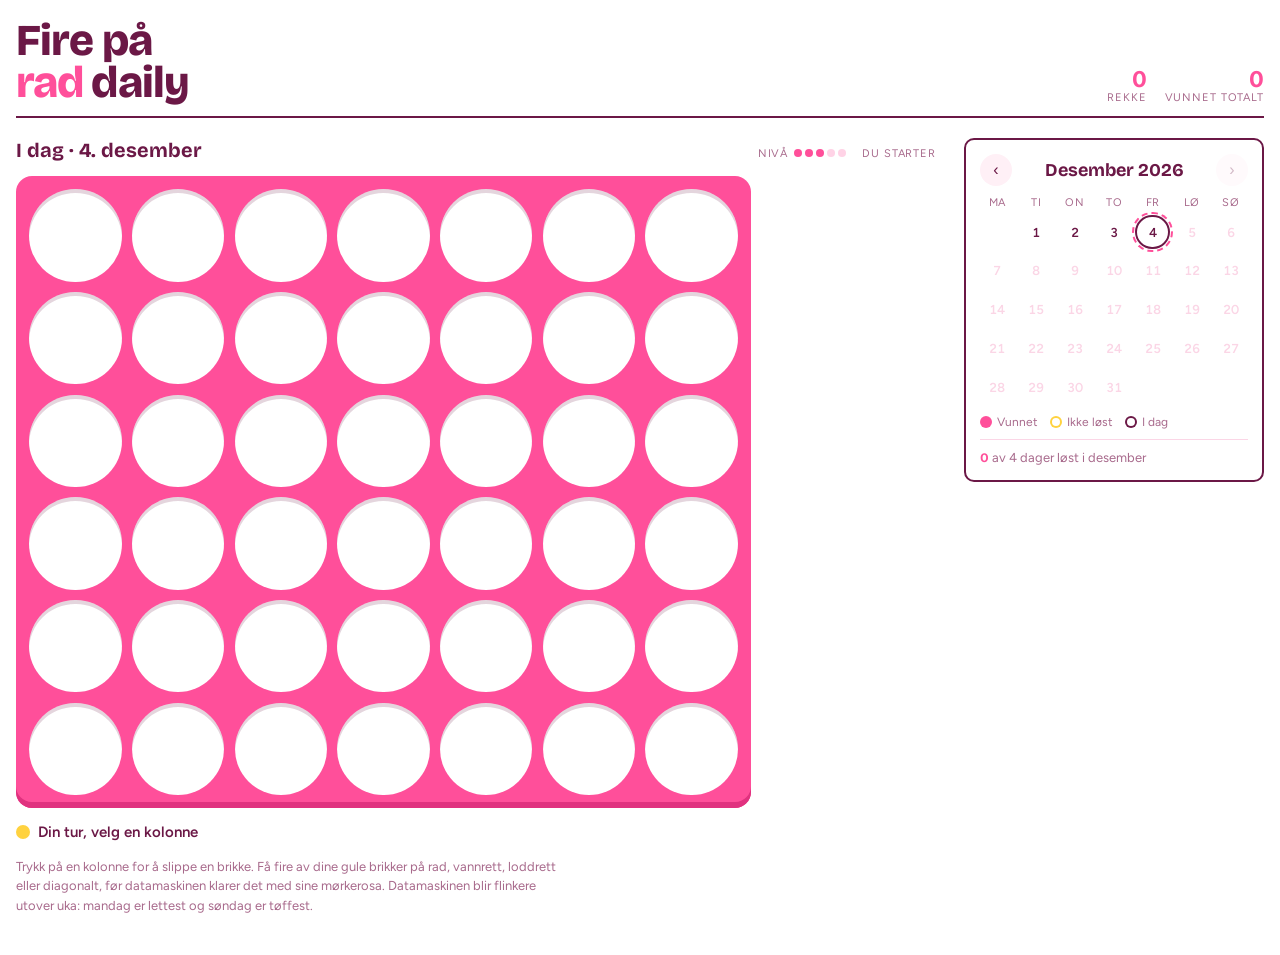
<file: fire-pa-rad/index.html>
<!DOCTYPE html>
<html lang="no">
<head>
<meta charset="utf-8">
<meta name="viewport" content="width=device-width, initial-scale=1, viewport-fit=cover">
<title>Fire på rad Daily</title>
<link rel="preconnect" href="https://fonts.googleapis.com">
<link rel="stylesheet" href="https://fonts.googleapis.com/css2?family=Bricolage+Grotesque:opsz,wght@12..96,500;12..96,700;12..96,800&family=Figtree:wght@400;500;600&display=swap">
<link rel="stylesheet" href="style.css">
</head>
<body>
<div class="wrap">
  <header>
    <h1>Fire på<br><span>rad</span> daily</h1>
    <div class="streak">
      <div class="stat"><b id="streak">0</b><small>Rekke</small></div>
      <div class="stat"><b id="total">0</b><small>Vunnet totalt</small></div>
    </div>
  </header>

  <div class="main">
    <section class="game">
      <div class="dayline">
        <h2 id="dayTitle">I dag</h2>
        <div class="side"><span class="meta"><small>Nivå</small><span id="level"></span></span><span class="meta"><small id="starter"></small></span></div>
      </div>
      <div class="stage c4">
        <div class="board4" id="board" role="grid" aria-label="Fire på rad-brett"></div>
        <div class="overlay" id="overlay" hidden><div class="panel"></div></div>
      </div>
      <p class="turn" id="turn"></p>
      <p class="rules">Trykk på en kolonne for å slippe en brikke. Få fire av dine gule brikker på rad, vannrett, loddrett eller diagonalt, før datamaskinen klarer det med sine mørkerosa. Datamaskinen blir flinkere utover uka: mandag er lettest og søndag er tøffest.</p>
    </section>

    <aside class="cal">
      <div class="calhead">
        <button class="nav" id="prevM" aria-label="Forrige måned">‹</button>
        <h3 id="monthTitle"></h3>
        <button class="nav" id="nextM" aria-label="Neste måned">›</button>
      </div>
      <div class="grid" id="calGrid"></div>
      <div class="legend">
        <span><i style="background:var(--blue)"></i>Vunnet</span>
        <span><i style="box-shadow:inset 0 0 0 2px var(--sky)"></i>Ikke løst</span>
        <span><i style="box-shadow:inset 0 0 0 2px var(--ink)"></i>I dag</span>
      </div>
      <div class="monthstat" id="monthStat"></div>
    </aside>
  </div>
</div>
<script src="script.js"></script>
</body>
</html>
</file>
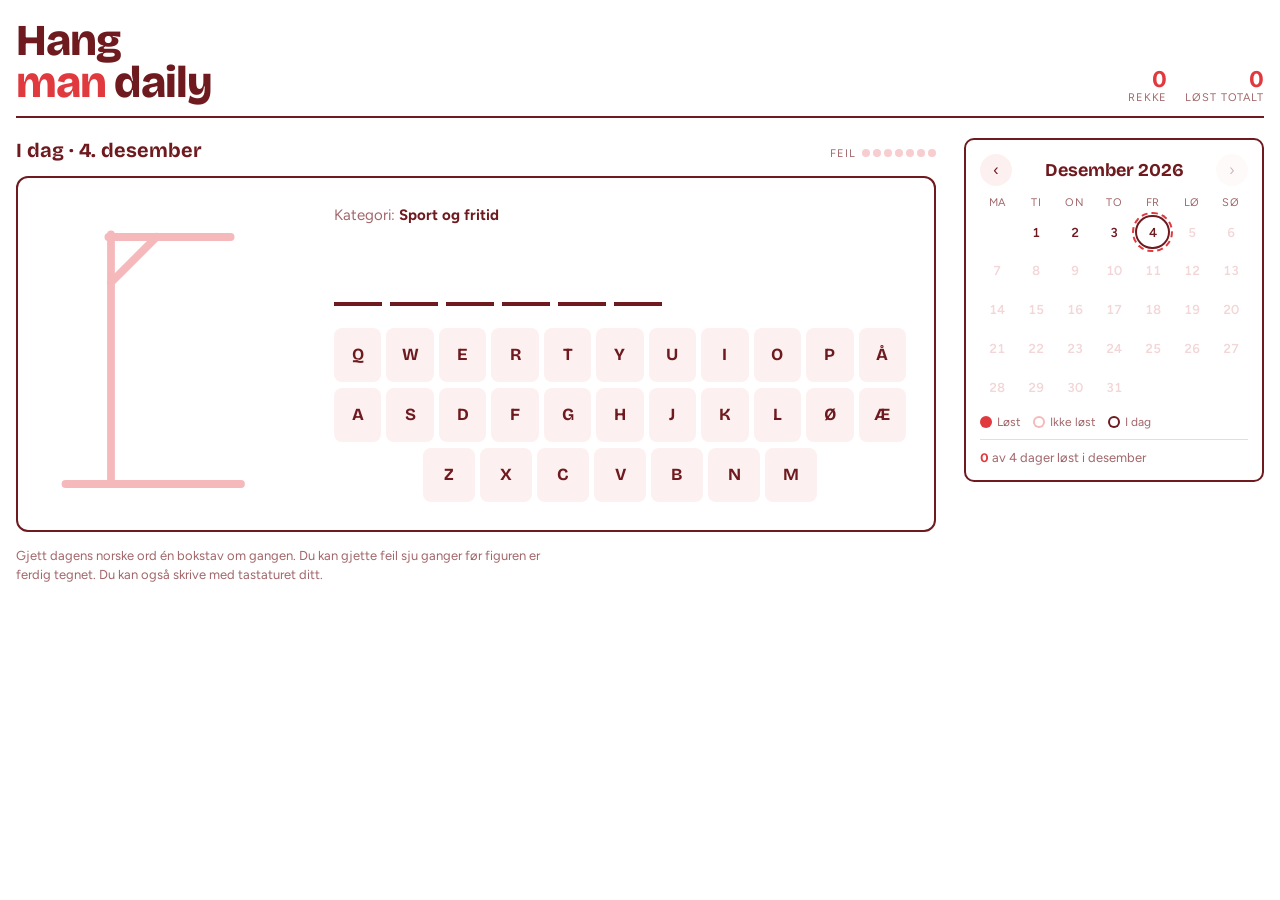
<file: hangman/index.html>
<!DOCTYPE html>
<html lang="no">
<head>
<meta charset="utf-8">
<meta name="viewport" content="width=device-width, initial-scale=1, viewport-fit=cover">
<title>Hangman Daily</title>
<link rel="preconnect" href="https://fonts.googleapis.com">
<link rel="stylesheet" href="https://fonts.googleapis.com/css2?family=Bricolage+Grotesque:opsz,wght@12..96,500;12..96,700;12..96,800&family=Figtree:wght@400;500;600&display=swap">
<link rel="stylesheet" href="style.css">
</head>
<body>
<div class="wrap">
  <header>
    <h1>Hang<br><span>man</span> daily</h1>
    <div class="streak">
      <div class="stat"><b id="streak">0</b><small>Rekke</small></div>
      <div class="stat"><b id="total">0</b><small>Løst totalt</small></div>
    </div>
  </header>

  <div class="main">
    <section class="game">
      <div class="dayline">
        <h2 id="dayTitle">I dag</h2>
        <div class="side"><span class="meta"><small>Feil</small><span id="wrong"></span></span></div>
      </div>
      <div class="stage hm">
        <svg class="gallows" viewBox="0 0 200 220" role="img" aria-label="Hangman-figur">
          <g class="frame">
            <line x1="15" y1="210" x2="150" y2="210"/>
            <line x1="50" y1="210" x2="50" y2="18"/>
            <line x1="48" y1="20" x2="142" y2="20"/>
            <line x1="50" y1="55" x2="85" y2="20"/>
          </g>
          <g class="parts">
            <line id="p1" x1="140" y1="20" x2="140" y2="44"/>
            <circle id="p2" cx="140" cy="62" r="18"/>
            <line id="p3" x1="140" y1="80" x2="140" y2="138"/>
            <line id="p4" x1="140" y1="96" x2="116" y2="120"/>
            <line id="p5" x1="140" y1="96" x2="164" y2="120"/>
            <line id="p6" x1="140" y1="138" x2="120" y2="176"/>
            <line id="p7" x1="140" y1="138" x2="160" y2="176"/>
          </g>
        </svg>
        <div class="play">
          <p class="cat">Kategori: <b id="cat"></b></p>
          <div class="slots" id="slots" aria-live="polite"></div>
          <div class="kb" id="kb"></div>
        </div>
        <div class="overlay" id="overlay" hidden><div class="panel"></div></div>
      </div>
      <p class="rules">Gjett dagens norske ord én bokstav om gangen. Du kan gjette feil sju ganger før figuren er ferdig tegnet. Du kan også skrive med tastaturet ditt.</p>
    </section>

    <aside class="cal">
      <div class="calhead">
        <button class="nav" id="prevM" aria-label="Forrige måned">‹</button>
        <h3 id="monthTitle"></h3>
        <button class="nav" id="nextM" aria-label="Neste måned">›</button>
      </div>
      <div class="grid" id="calGrid"></div>
      <div class="legend">
        <span><i style="background:var(--blue)"></i>Løst</span>
        <span><i style="box-shadow:inset 0 0 0 2px var(--sky)"></i>Ikke løst</span>
        <span><i style="box-shadow:inset 0 0 0 2px var(--ink)"></i>I dag</span>
      </div>
      <div class="monthstat" id="monthStat"></div>
    </aside>
  </div>
</div>
<script src="script.js"></script>
</body>
</html>
</file>
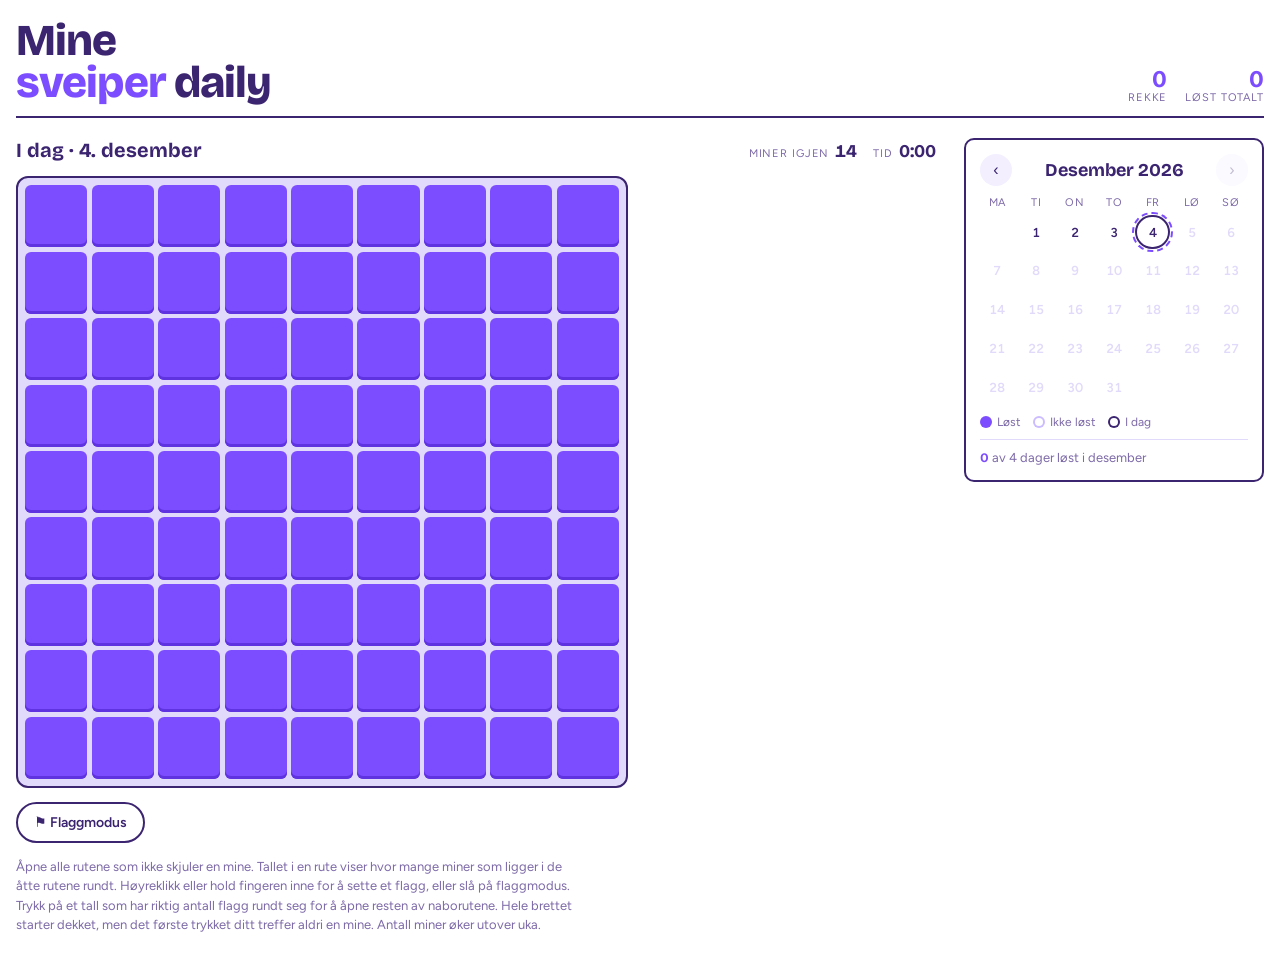
<file: minesveiper/index.html>
<!DOCTYPE html>
<html lang="no">
<head>
<meta charset="utf-8">
<meta name="viewport" content="width=device-width, initial-scale=1, viewport-fit=cover">
<title>Minesveiper Daily</title>
<link rel="preconnect" href="https://fonts.googleapis.com">
<link rel="stylesheet" href="https://fonts.googleapis.com/css2?family=Bricolage+Grotesque:opsz,wght@12..96,500;12..96,700;12..96,800&family=Figtree:wght@400;500;600&display=swap">
<link rel="stylesheet" href="style.css">
</head>
<body>
<div class="wrap">
  <header>
    <h1>Mine<br><span>sveiper</span> daily</h1>
    <div class="streak">
      <div class="stat"><b id="streak">0</b><small>Rekke</small></div>
      <div class="stat"><b id="total">0</b><small>Løst totalt</small></div>
    </div>
  </header>

  <div class="main">
    <section class="game">
      <div class="dayline">
        <h2 id="dayTitle">I dag</h2>
        <div class="side"><span class="meta"><small>Miner igjen</small><b id="left">0</b></span><span class="meta"><small>Tid</small><b id="time">0:00</b></span></div>
      </div>
      <div class="stage ms">
        <div class="mboard" id="board" role="grid" aria-label="Minefelt"></div>
        <div class="overlay" id="overlay" hidden><div class="panel"></div></div>
      </div>
      <div class="controls">
        <button class="btn" id="flagBtn" aria-pressed="false">⚑ Flaggmodus</button>
      </div>
      <p class="rules">Åpne alle rutene som ikke skjuler en mine. Tallet i en rute viser hvor mange miner som ligger i de åtte rutene rundt. Høyreklikk eller hold fingeren inne for å sette et flagg, eller slå på flaggmodus. Trykk på et tall som har riktig antall flagg rundt seg for å åpne resten av naborutene. Hele brettet starter dekket, men det første trykket ditt treffer aldri en mine. Antall miner øker utover uka.</p>
    </section>

    <aside class="cal">
      <div class="calhead">
        <button class="nav" id="prevM" aria-label="Forrige måned">‹</button>
        <h3 id="monthTitle"></h3>
        <button class="nav" id="nextM" aria-label="Neste måned">›</button>
      </div>
      <div class="grid" id="calGrid"></div>
      <div class="legend">
        <span><i style="background:var(--blue)"></i>Løst</span>
        <span><i style="box-shadow:inset 0 0 0 2px var(--sky)"></i>Ikke løst</span>
        <span><i style="box-shadow:inset 0 0 0 2px var(--ink)"></i>I dag</span>
      </div>
      <div class="monthstat" id="monthStat"></div>
    </aside>
  </div>
</div>
<script src="script.js"></script>
</body>
</html>
</file>
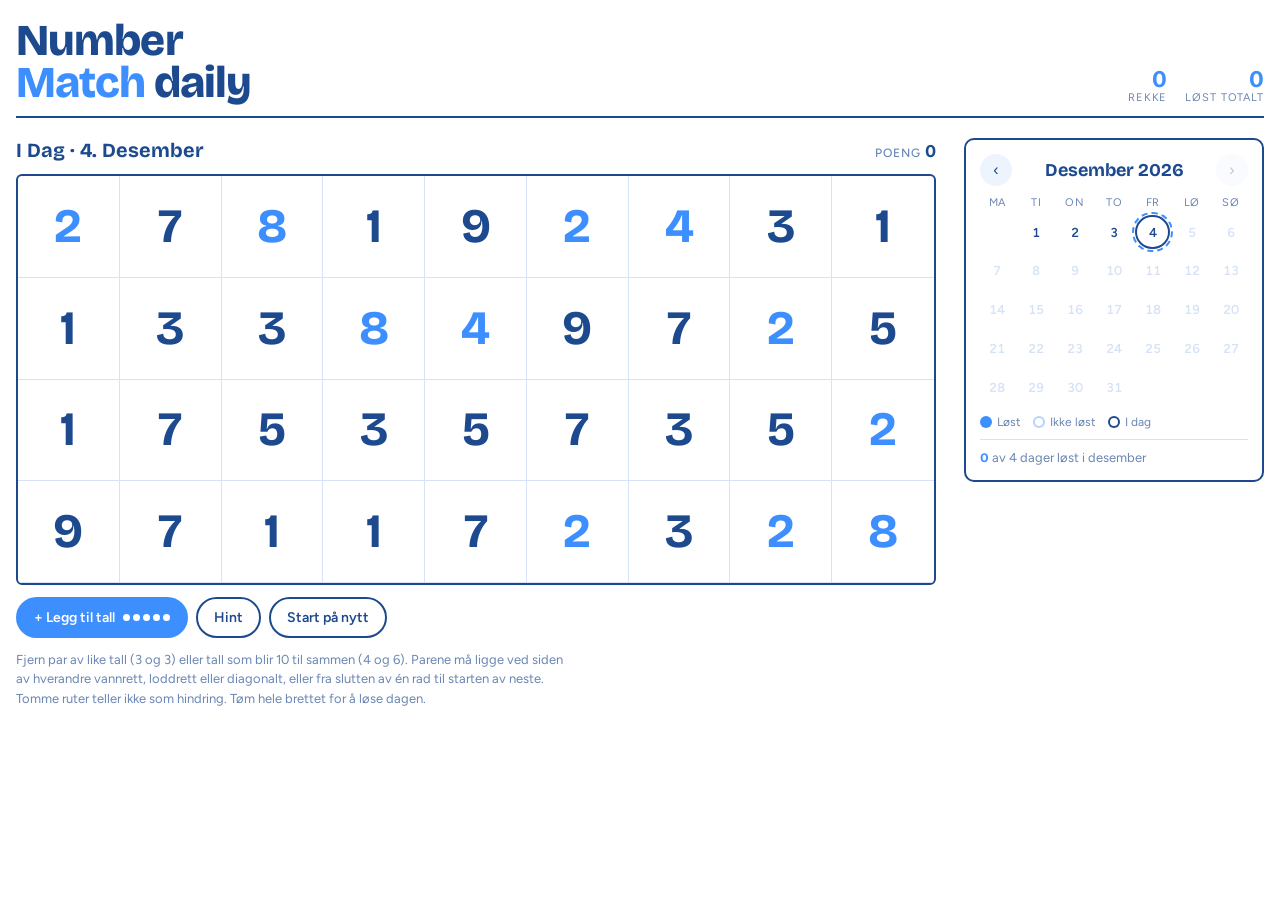
<file: number-match/index.html>
<!DOCTYPE html>
<html lang="no">
<head>
<meta charset="utf-8">
<meta name="viewport" content="width=device-width, initial-scale=1, viewport-fit=cover">
<title>Number Match Daily</title>
<link rel="preconnect" href="https://fonts.googleapis.com">
<link rel="stylesheet" href="https://fonts.googleapis.com/css2?family=Bricolage+Grotesque:opsz,wght@12..96,500;12..96,700;12..96,800&family=Figtree:wght@400;500;600&display=swap">
<link rel="stylesheet" href="style.css">
</head>
<body>

<div class="wrap">
  <header>
    <h1>Number<br><span>Match</span> daily</h1>
    <div class="streak">
      <div class="stat"><b id="streak">0</b><small>Rekke</small></div>
      <div class="stat"><b id="total">0</b><small>Løst totalt</small></div>
    </div>
  </header>

  <div class="main">
    <section class="game">
      <div class="dayline">
        <h2 id="dayTitle">I dag</h2>
        <div class="score"><small>Poeng</small><span id="score">0</span></div>
      </div>
      <div class="boardwrap">
        <div class="board" id="board" role="grid" aria-label="Spillbrett"></div>
        <div class="overlay" id="overlay" hidden>
          <div class="panel" id="panel"></div>
        </div>
      </div>
      <div class="controls">
        <button class="btn primary" id="addBtn">+ Legg til tall <span class="pips" id="pips"></span></button>
        <button class="btn" id="hintBtn">Hint</button>
        <button class="btn" id="resetBtn">Start på nytt</button>
      </div>
      <p class="rules">Fjern par av like tall (3 og 3) eller tall som blir 10 til sammen (4 og 6). Parene må ligge ved siden av hverandre vannrett, loddrett eller diagonalt, eller fra slutten av én rad til starten av neste. Tomme ruter teller ikke som hindring. Tøm hele brettet for å løse dagen.</p>
    </section>

    <aside class="cal">
      <div class="calhead">
        <button class="nav" id="prevM" aria-label="Forrige måned">‹</button>
        <h3 id="monthTitle"></h3>
        <button class="nav" id="nextM" aria-label="Neste måned">›</button>
      </div>
      <div class="grid" id="calGrid"></div>
      <div class="legend">
        <span><i style="background:var(--blue)"></i>Løst</span>
        <span><i style="box-shadow:inset 0 0 0 2px var(--sky)"></i>Ikke løst</span>
        <span><i style="box-shadow:inset 0 0 0 2px var(--ink)"></i>I dag</span>
      </div>
      <div class="monthstat" id="monthStat"></div>
    </aside>
  </div>
</div>

<script src="script.js"></script>
</body>
</html>
</file>
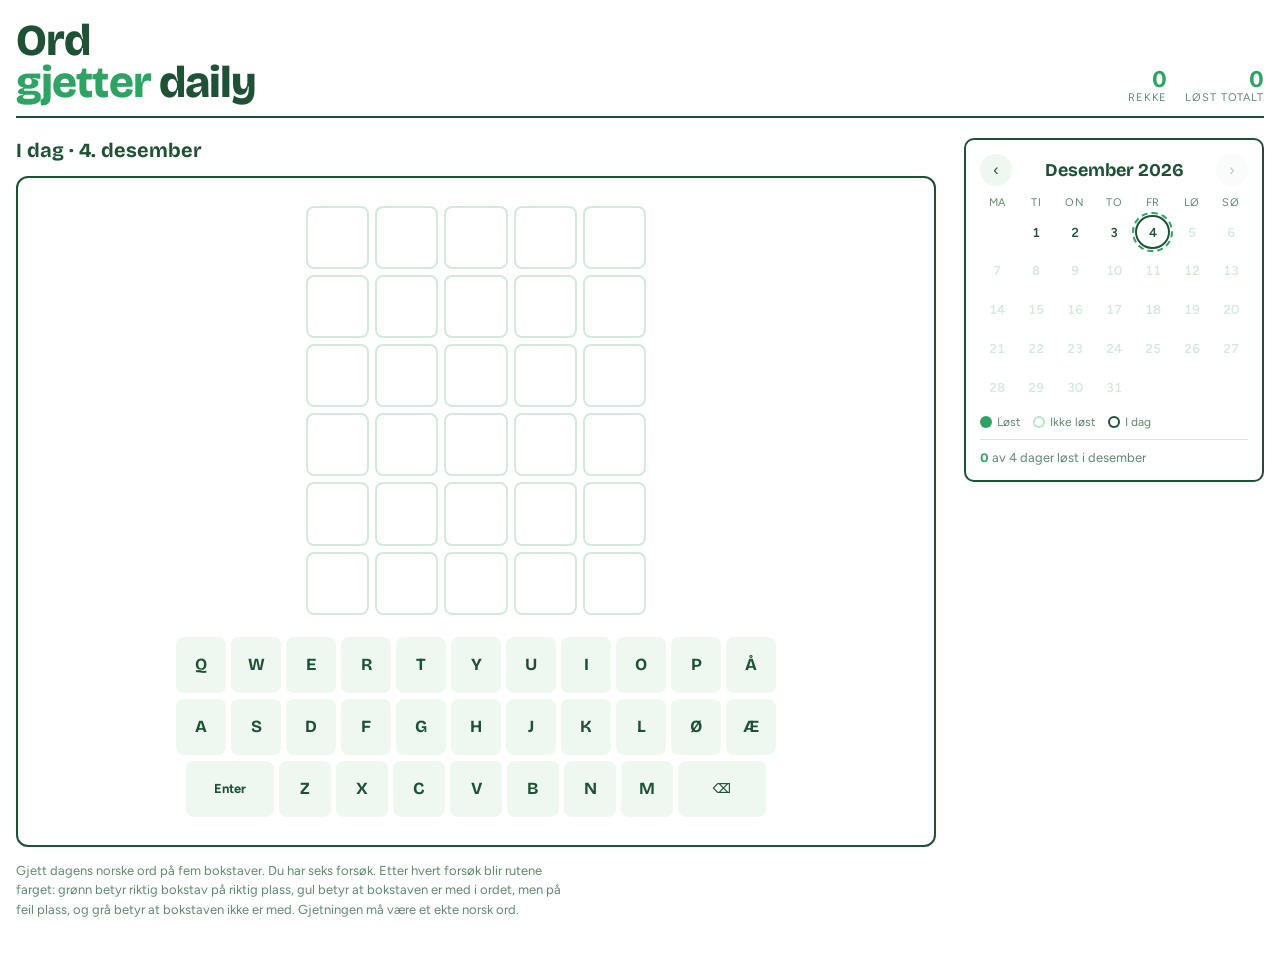
<file: ordgjetter/index.html>
<!DOCTYPE html>
<html lang="no">
<head>
<meta charset="utf-8">
<meta name="viewport" content="width=device-width, initial-scale=1, viewport-fit=cover">
<title>Ordgjetter Daily</title>
<link rel="preconnect" href="https://fonts.googleapis.com">
<link rel="stylesheet" href="https://fonts.googleapis.com/css2?family=Bricolage+Grotesque:opsz,wght@12..96,500;12..96,700;12..96,800&family=Figtree:wght@400;500;600&display=swap">
<link rel="stylesheet" href="style.css">
</head>
<body>
<div class="wrap">
  <header>
    <h1>Ord<br><span>gjetter</span> daily</h1>
    <div class="streak">
      <div class="stat"><b id="streak">0</b><small>Rekke</small></div>
      <div class="stat"><b id="total">0</b><small>Løst totalt</small></div>
    </div>
  </header>

  <div class="main">
    <section class="game">
      <div class="dayline">
        <h2 id="dayTitle">I dag</h2>
        <div class="side"></div>
      </div>
      <div class="stage og">
        <div class="oboard" id="board" role="grid" aria-label="Gjetninger"></div>
        <div class="kb" id="kb"></div>
        <div class="overlay" id="overlay" hidden><div class="panel"></div></div>
      </div>
      <p class="rules">Gjett dagens norske ord på fem bokstaver. Du har seks forsøk. Etter hvert forsøk blir rutene farget: grønn betyr riktig bokstav på riktig plass, gul betyr at bokstaven er med i ordet, men på feil plass, og grå betyr at bokstaven ikke er med. Gjetningen må være et ekte norsk ord.</p>
    </section>

    <aside class="cal">
      <div class="calhead">
        <button class="nav" id="prevM" aria-label="Forrige måned">‹</button>
        <h3 id="monthTitle"></h3>
        <button class="nav" id="nextM" aria-label="Neste måned">›</button>
      </div>
      <div class="grid" id="calGrid"></div>
      <div class="legend">
        <span><i style="background:var(--blue)"></i>Løst</span>
        <span><i style="box-shadow:inset 0 0 0 2px var(--sky)"></i>Ikke løst</span>
        <span><i style="box-shadow:inset 0 0 0 2px var(--ink)"></i>I dag</span>
      </div>
      <div class="monthstat" id="monthStat"></div>
    </aside>
  </div>
</div>
<script src="script.js"></script>
</body>
</html>
</file>
<file: fire-pa-rad/style.css>
/* Felles: brett til venstre, kalender til høyre på desktop; stablet på mobil. Hvit flate, blå blekk. */
:root {
  color-scheme: light;
  --paper: #ffffff;
  --mist: #eef5ff;
  --line: #d9e6f8;
  --mute: #e4ebf5;
  --ink: #1d4a8f;
  --ink-soft: #6a86b3;
  --blue: #3d8eff;
  --blue-deep: #2574ea;
  --sky: #b5d3ff;
  --warn: #e5484d;
  --display: "Bricolage Grotesque", "Trebuchet MS", system-ui, sans-serif;
  --body: "Figtree", system-ui, -apple-system, "Segoe UI", sans-serif;
}
* { box-sizing: border-box; }
[hidden] { display: none !important; }
html, body { margin: 0; }
body {
  background: var(--paper); color: var(--ink); font-family: var(--body); font-size: 15px;
  padding-left: max(16px, env(safe-area-inset-left, 0px));
  padding-right: max(16px, env(safe-area-inset-right, 0px));
  padding-block: 20px 40px;
}
.wrap { max-width: 1400px; margin: 0 auto; display: flex; flex-direction: column; gap: 20px; }
header { display: flex; align-items: flex-end; justify-content: space-between; gap: 12px; flex-wrap: wrap; border-bottom: 2px solid var(--ink); padding-bottom: 12px; }
h1 { font-family: var(--display); font-weight: 800; font-size: clamp(28px, 6vw, 44px); line-height: .95; margin: 0; letter-spacing: -0.02em; }
h1 span { color: var(--blue); }
.streak { display: flex; gap: 18px; }
.stat { display: flex; flex-direction: column; align-items: flex-end; }
.stat b { font-family: var(--display); font-size: 24px; font-weight: 700; color: var(--blue); font-variant-numeric: tabular-nums; line-height: 1; }
.stat small, .meta small { font-size: 11px; text-transform: uppercase; letter-spacing: .08em; color: var(--ink-soft); }

.main { display: grid; grid-template-columns: minmax(0, 1fr) 300px; gap: 28px; align-items: start; }
@media (max-width: 760px) { .main { grid-template-columns: minmax(0, 1fr); } }

.game { display: flex; flex-direction: column; gap: 14px; min-width: 0; }
.dayline { display: flex; justify-content: space-between; align-items: baseline; gap: 8px 16px; flex-wrap: wrap; }
.dayline h2 { font-family: var(--display); font-size: 20px; font-weight: 700; margin: 0; }
.dayline h2::first-letter { text-transform: uppercase; }
.side { display: flex; gap: 16px; align-items: baseline; flex-wrap: wrap; }
.meta { display: inline-flex; align-items: baseline; gap: 6px; }
.meta b { font-family: var(--display); font-weight: 700; font-size: 18px; font-variant-numeric: tabular-nums; }
.stage { position: relative; }

.btn {
  font-family: var(--body); font-weight: 600; font-size: 14px; border-radius: 999px; padding: 10px 16px;
  border: 2px solid var(--ink); background: var(--paper); color: var(--ink); cursor: pointer; display: inline-flex; align-items: center; gap: 8px;
}
.btn:hover:not(:disabled) { background: var(--mist); }
.btn:focus-visible { outline: 3px solid var(--sky); outline-offset: 2px; }
.btn.primary { background: var(--blue); border-color: var(--blue); color: #fff; }
.btn.primary:hover:not(:disabled) { background: var(--blue-deep); border-color: var(--blue-deep); }
.btn[aria-pressed="true"] { background: var(--ink); color: #fff; }
.btn:disabled { opacity: .4; cursor: not-allowed; }
.controls { display: flex; gap: 8px; flex-wrap: wrap; }
.rules { font-size: 13px; color: var(--ink-soft); max-width: 70ch; line-height: 1.5; margin: 0; }
.pips { display: inline-flex; gap: 3px; align-items: center; }
.pips i { width: 8px; height: 8px; border-radius: 50%; background: var(--blue); opacity: .25; }
.pips i.on { opacity: 1; }

.overlay {
  position: absolute; inset: 0; display: flex; align-items: center; justify-content: center; padding: 16px;
  background: rgba(255, 255, 255, .9); border-radius: 12px; z-index: 5;
}
.panel { text-align: center; display: flex; flex-direction: column; gap: 10px; align-items: center; }
.panel h3 { font-family: var(--display); font-weight: 800; font-size: 34px; margin: 0; color: var(--blue); }
.panel p { margin: 0; color: var(--ink-soft); }
.panel .row { display: flex; gap: 8px; flex-wrap: wrap; justify-content: center; margin-top: 4px; }

.toast {
  position: fixed; left: 50%; top: calc(env(safe-area-inset-top, 0px) + 20px); transform: translateX(-50%);
  background: var(--ink); color: #fff; padding: 10px 18px; border-radius: 999px; font-weight: 600; z-index: 20;
}

/* Kalender */
.cal { border: 2px solid var(--ink); border-radius: 10px; padding: 14px; display: flex; flex-direction: column; gap: 10px; background: var(--paper); }
.calhead { display: flex; align-items: center; justify-content: space-between; }
.calhead h3 { font-family: var(--display); font-weight: 700; font-size: 18px; margin: 0; }
.calhead h3::first-letter { text-transform: uppercase; }
.nav { width: 32px; height: 32px; border-radius: 50%; border: 0; background: var(--mist); color: var(--ink); font-size: 16px; cursor: pointer; }
.nav:disabled { opacity: .3; cursor: not-allowed; }
.nav:focus-visible { outline: 3px solid var(--sky); }
.grid { display: grid; grid-template-columns: repeat(7, 1fr); gap: 4px; }
.wd { font-size: 11px; text-transform: uppercase; letter-spacing: .06em; text-align: center; color: var(--ink-soft); padding-bottom: 2px; }
.day {
  aspect-ratio: 1; border: 0; border-radius: 50%; background: transparent; color: var(--ink);
  font-family: var(--body); font-weight: 600; font-size: 13px; cursor: pointer; position: relative; font-variant-numeric: tabular-nums;
}
.day:hover:not(:disabled) { background: var(--mist); }
.day:focus-visible { outline: 2px solid var(--blue); }
.day:disabled { color: var(--line); cursor: default; }
.day.won { background: var(--blue); color: #fff; }
.day.won:hover { background: var(--blue-deep); }
.day.lost { box-shadow: inset 0 0 0 2px var(--sky); }
.day.prog::after { content: ""; position: absolute; bottom: 4px; left: 50%; width: 4px; height: 4px; margin-left: -2px; border-radius: 50%; background: var(--blue); }
.day.today { box-shadow: inset 0 0 0 2px var(--ink); }
.day.won.today { box-shadow: inset 0 0 0 2px var(--ink), inset 0 0 0 4px #fff; }
.day.cur { outline: 2px dashed var(--blue); outline-offset: 1px; }
.legend { display: flex; gap: 12px; flex-wrap: wrap; font-size: 12px; color: var(--ink-soft); }
.legend span { display: inline-flex; align-items: center; gap: 5px; }
.legend i { width: 12px; height: 12px; border-radius: 50%; display: inline-block; }
.monthstat { font-size: 13px; color: var(--ink-soft); border-top: 1px solid var(--line); padding-top: 10px; }
.monthstat b { color: var(--blue); font-family: var(--display); }
@media (prefers-reduced-motion: reduce) { *, *::before, *::after { animation-duration: .01ms !important; transition-duration: .01ms !important; } }

/* Fire på rad: rosa og gult tema */
:root {
  --mist: #fff0f6; --line: #fbd6e6; --mute: #f3e8ee;
  --ink: #6b1846; --ink-soft: #a86a8c; --blue: #ff4f9a; --blue-deep: #e0327f; --sky: #ffd23f;
  --sun: #ffd23f;
}
.c4 { width: min(100%, calc(70vh * 7 / 6)); container-type: inline-size; }
.board4 {
  display: grid; grid-template-columns: repeat(7, 1fr); gap: clamp(4px, 1.4cqi, 12px);
  padding: clamp(6px, 1.8cqi, 16px); background: var(--blue); border-radius: 16px; overflow: hidden;
  box-shadow: inset 0 -6px 0 var(--blue-deep);
}
.hole {
  aspect-ratio: 1; border: 0; padding: 0; border-radius: 50%; background: var(--paper); cursor: pointer; position: relative;
  box-shadow: inset 0 4px 0 rgba(107, 24, 70, .18); transition: background .12s;
}
.hole.hov { background: var(--mist); }
.hole:focus-visible { outline: 3px solid var(--paper); outline-offset: 2px; }
.disc { position: absolute; inset: 0; border-radius: 50%; box-shadow: inset 0 -5px 0 rgba(0, 0, 0, .18); }
.disc.you { background: var(--sun); }
.disc.cpu { background: var(--ink); }
.disc.win::after { content: ""; position: absolute; inset: 22%; border-radius: 50%; border: 4px solid var(--paper); }
.disc.drop { animation: drop .42s cubic-bezier(.45, 0, .7, 1.25) both; }
@keyframes drop { from { transform: translateY(var(--from)); } to { transform: translateY(0); } }
.turn { margin: 0; display: flex; align-items: center; gap: 8px; font-weight: 600; min-height: 1.4em; }
.turn i { width: 14px; height: 14px; border-radius: 50%; display: inline-block; }
</file>
<file: hangman/style.css>
/* Felles: brett til venstre, kalender til høyre på desktop; stablet på mobil. Hvit flate, blå blekk. */
:root {
  color-scheme: light;
  --paper: #ffffff;
  --mist: #eef5ff;
  --line: #d9e6f8;
  --mute: #e4ebf5;
  --ink: #1d4a8f;
  --ink-soft: #6a86b3;
  --blue: #3d8eff;
  --blue-deep: #2574ea;
  --sky: #b5d3ff;
  --warn: #e5484d;
  --display: "Bricolage Grotesque", "Trebuchet MS", system-ui, sans-serif;
  --body: "Figtree", system-ui, -apple-system, "Segoe UI", sans-serif;
}
* { box-sizing: border-box; }
[hidden] { display: none !important; }
html, body { margin: 0; }
body {
  background: var(--paper); color: var(--ink); font-family: var(--body); font-size: 15px;
  padding-left: max(16px, env(safe-area-inset-left, 0px));
  padding-right: max(16px, env(safe-area-inset-right, 0px));
  padding-block: 20px 40px;
}
.wrap { max-width: 1400px; margin: 0 auto; display: flex; flex-direction: column; gap: 20px; }
header { display: flex; align-items: flex-end; justify-content: space-between; gap: 12px; flex-wrap: wrap; border-bottom: 2px solid var(--ink); padding-bottom: 12px; }
h1 { font-family: var(--display); font-weight: 800; font-size: clamp(28px, 6vw, 44px); line-height: .95; margin: 0; letter-spacing: -0.02em; }
h1 span { color: var(--blue); }
.streak { display: flex; gap: 18px; }
.stat { display: flex; flex-direction: column; align-items: flex-end; }
.stat b { font-family: var(--display); font-size: 24px; font-weight: 700; color: var(--blue); font-variant-numeric: tabular-nums; line-height: 1; }
.stat small, .meta small { font-size: 11px; text-transform: uppercase; letter-spacing: .08em; color: var(--ink-soft); }

.main { display: grid; grid-template-columns: minmax(0, 1fr) 300px; gap: 28px; align-items: start; }
@media (max-width: 760px) { .main { grid-template-columns: minmax(0, 1fr); } }

.game { display: flex; flex-direction: column; gap: 14px; min-width: 0; }
.dayline { display: flex; justify-content: space-between; align-items: baseline; gap: 8px 16px; flex-wrap: wrap; }
.dayline h2 { font-family: var(--display); font-size: 20px; font-weight: 700; margin: 0; }
.dayline h2::first-letter { text-transform: uppercase; }
.side { display: flex; gap: 16px; align-items: baseline; flex-wrap: wrap; }
.meta { display: inline-flex; align-items: baseline; gap: 6px; }
.meta b { font-family: var(--display); font-weight: 700; font-size: 18px; font-variant-numeric: tabular-nums; }
.stage { position: relative; }

.btn {
  font-family: var(--body); font-weight: 600; font-size: 14px; border-radius: 999px; padding: 10px 16px;
  border: 2px solid var(--ink); background: var(--paper); color: var(--ink); cursor: pointer; display: inline-flex; align-items: center; gap: 8px;
}
.btn:hover:not(:disabled) { background: var(--mist); }
.btn:focus-visible { outline: 3px solid var(--sky); outline-offset: 2px; }
.btn.primary { background: var(--blue); border-color: var(--blue); color: #fff; }
.btn.primary:hover:not(:disabled) { background: var(--blue-deep); border-color: var(--blue-deep); }
.btn[aria-pressed="true"] { background: var(--ink); color: #fff; }
.btn:disabled { opacity: .4; cursor: not-allowed; }
.controls { display: flex; gap: 8px; flex-wrap: wrap; }
.rules { font-size: 13px; color: var(--ink-soft); max-width: 70ch; line-height: 1.5; margin: 0; }
.pips { display: inline-flex; gap: 3px; align-items: center; }
.pips i { width: 8px; height: 8px; border-radius: 50%; background: var(--blue); opacity: .25; }
.pips i.on { opacity: 1; }

.overlay {
  position: absolute; inset: 0; display: flex; align-items: center; justify-content: center; padding: 16px;
  background: rgba(255, 255, 255, .9); border-radius: 12px; z-index: 5;
}
.panel { text-align: center; display: flex; flex-direction: column; gap: 10px; align-items: center; }
.panel h3 { font-family: var(--display); font-weight: 800; font-size: 34px; margin: 0; color: var(--blue); }
.panel p { margin: 0; color: var(--ink-soft); }
.panel .row { display: flex; gap: 8px; flex-wrap: wrap; justify-content: center; margin-top: 4px; }

.toast {
  position: fixed; left: 50%; top: calc(env(safe-area-inset-top, 0px) + 20px); transform: translateX(-50%);
  background: var(--ink); color: #fff; padding: 10px 18px; border-radius: 999px; font-weight: 600; z-index: 20;
}

/* Kalender */
.cal { border: 2px solid var(--ink); border-radius: 10px; padding: 14px; display: flex; flex-direction: column; gap: 10px; background: var(--paper); }
.calhead { display: flex; align-items: center; justify-content: space-between; }
.calhead h3 { font-family: var(--display); font-weight: 700; font-size: 18px; margin: 0; }
.calhead h3::first-letter { text-transform: uppercase; }
.nav { width: 32px; height: 32px; border-radius: 50%; border: 0; background: var(--mist); color: var(--ink); font-size: 16px; cursor: pointer; }
.nav:disabled { opacity: .3; cursor: not-allowed; }
.nav:focus-visible { outline: 3px solid var(--sky); }
.grid { display: grid; grid-template-columns: repeat(7, 1fr); gap: 4px; }
.wd { font-size: 11px; text-transform: uppercase; letter-spacing: .06em; text-align: center; color: var(--ink-soft); padding-bottom: 2px; }
.day {
  aspect-ratio: 1; border: 0; border-radius: 50%; background: transparent; color: var(--ink);
  font-family: var(--body); font-weight: 600; font-size: 13px; cursor: pointer; position: relative; font-variant-numeric: tabular-nums;
}
.day:hover:not(:disabled) { background: var(--mist); }
.day:focus-visible { outline: 2px solid var(--blue); }
.day:disabled { color: var(--line); cursor: default; }
.day.won { background: var(--blue); color: #fff; }
.day.won:hover { background: var(--blue-deep); }
.day.lost { box-shadow: inset 0 0 0 2px var(--sky); }
.day.prog::after { content: ""; position: absolute; bottom: 4px; left: 50%; width: 4px; height: 4px; margin-left: -2px; border-radius: 50%; background: var(--blue); }
.day.today { box-shadow: inset 0 0 0 2px var(--ink); }
.day.won.today { box-shadow: inset 0 0 0 2px var(--ink), inset 0 0 0 4px #fff; }
.day.cur { outline: 2px dashed var(--blue); outline-offset: 1px; }
.legend { display: flex; gap: 12px; flex-wrap: wrap; font-size: 12px; color: var(--ink-soft); }
.legend span { display: inline-flex; align-items: center; gap: 5px; }
.legend i { width: 12px; height: 12px; border-radius: 50%; display: inline-block; }
.monthstat { font-size: 13px; color: var(--ink-soft); border-top: 1px solid var(--line); padding-top: 10px; }
.monthstat b { color: var(--blue); font-family: var(--display); }
@media (prefers-reduced-motion: reduce) { *, *::before, *::after { animation-duration: .01ms !important; transition-duration: .01ms !important; } }

/* Hangman: rødt tema */
:root {
  --mist: #fdf0f0; --line: #f3d6d7; --mute: #efe5e5;
  --ink: #6e1a1f; --ink-soft: #a2666a; --blue: #e0393e; --blue-deep: #b8262b; --sky: #f6b9bb; --warn: #e0393e;
}
.hm { display: grid; grid-template-columns: minmax(160px, 260px) minmax(0, 1fr); gap: 28px; align-items: center; border: 2px solid var(--ink); border-radius: 12px; padding: clamp(14px, 3vw, 28px); }
@media (max-width: 560px) { .hm { grid-template-columns: minmax(0, 1fr); gap: 16px; } .gallows { max-width: 170px; justify-self: center; } }
.gallows { width: 100%; height: auto; }
.gallows line, .gallows circle { fill: none; stroke-linecap: round; }
.frame line { stroke: var(--sky); stroke-width: 6; }
.parts line, .parts circle { stroke: var(--ink); stroke-width: 6; opacity: 0; transition: opacity .3s; }
.parts .on { opacity: 1; }
.play { display: flex; flex-direction: column; gap: 22px; min-width: 0; }
.cat { margin: 0; color: var(--ink-soft); }
.cat b { color: var(--ink); }
.slots { display: flex; flex-wrap: wrap; gap: clamp(4px, 1vw, 8px); }
.slot {
  width: clamp(26px, 5vw, 48px); height: clamp(36px, 6.5vw, 60px); border-bottom: 4px solid var(--ink);
  display: grid; place-items: center; font-family: var(--display); font-weight: 800; font-size: clamp(22px, 4.4vw, 40px);
}
.slot.miss { color: var(--warn); }
.slot.hit { animation: rise .25s ease; }
@keyframes rise { from { transform: translateY(6px); opacity: 0; } to { transform: none; opacity: 1; } }
.kb { display: flex; flex-direction: column; gap: 6px; }
.kr { display: flex; gap: 5px; justify-content: center; }
.key {
  flex: 1 1 0; max-width: 52px; min-width: 0; height: clamp(42px, 9vw, 54px); border: 0; border-radius: 8px; padding: 0;
  background: var(--mist); color: var(--ink); font-family: var(--display); font-weight: 700; font-size: 17px; cursor: pointer;
}
.key:hover:not(:disabled) { background: var(--sky); }
.key:focus-visible { outline: 3px solid var(--blue); }
.key.hit { background: var(--blue); color: #fff; }
.key.miss { background: var(--mute); color: var(--ink-soft); opacity: .5; }
.key:disabled { cursor: default; }
</file>
<file: minesveiper/style.css>
/* Felles: brett til venstre, kalender til høyre på desktop; stablet på mobil. Hvit flate, blå blekk. */
:root {
  color-scheme: light;
  --paper: #ffffff;
  --mist: #eef5ff;
  --line: #d9e6f8;
  --mute: #e4ebf5;
  --ink: #1d4a8f;
  --ink-soft: #6a86b3;
  --blue: #3d8eff;
  --blue-deep: #2574ea;
  --sky: #b5d3ff;
  --warn: #e5484d;
  --display: "Bricolage Grotesque", "Trebuchet MS", system-ui, sans-serif;
  --body: "Figtree", system-ui, -apple-system, "Segoe UI", sans-serif;
}
* { box-sizing: border-box; }
[hidden] { display: none !important; }
html, body { margin: 0; }
body {
  background: var(--paper); color: var(--ink); font-family: var(--body); font-size: 15px;
  padding-left: max(16px, env(safe-area-inset-left, 0px));
  padding-right: max(16px, env(safe-area-inset-right, 0px));
  padding-block: 20px 40px;
}
.wrap { max-width: 1400px; margin: 0 auto; display: flex; flex-direction: column; gap: 20px; }
header { display: flex; align-items: flex-end; justify-content: space-between; gap: 12px; flex-wrap: wrap; border-bottom: 2px solid var(--ink); padding-bottom: 12px; }
h1 { font-family: var(--display); font-weight: 800; font-size: clamp(28px, 6vw, 44px); line-height: .95; margin: 0; letter-spacing: -0.02em; }
h1 span { color: var(--blue); }
.streak { display: flex; gap: 18px; }
.stat { display: flex; flex-direction: column; align-items: flex-end; }
.stat b { font-family: var(--display); font-size: 24px; font-weight: 700; color: var(--blue); font-variant-numeric: tabular-nums; line-height: 1; }
.stat small, .meta small { font-size: 11px; text-transform: uppercase; letter-spacing: .08em; color: var(--ink-soft); }

.main { display: grid; grid-template-columns: minmax(0, 1fr) 300px; gap: 28px; align-items: start; }
@media (max-width: 760px) { .main { grid-template-columns: minmax(0, 1fr); } }

.game { display: flex; flex-direction: column; gap: 14px; min-width: 0; }
.dayline { display: flex; justify-content: space-between; align-items: baseline; gap: 8px 16px; flex-wrap: wrap; }
.dayline h2 { font-family: var(--display); font-size: 20px; font-weight: 700; margin: 0; }
.dayline h2::first-letter { text-transform: uppercase; }
.side { display: flex; gap: 16px; align-items: baseline; flex-wrap: wrap; }
.meta { display: inline-flex; align-items: baseline; gap: 6px; }
.meta b { font-family: var(--display); font-weight: 700; font-size: 18px; font-variant-numeric: tabular-nums; }
.stage { position: relative; }

.btn {
  font-family: var(--body); font-weight: 600; font-size: 14px; border-radius: 999px; padding: 10px 16px;
  border: 2px solid var(--ink); background: var(--paper); color: var(--ink); cursor: pointer; display: inline-flex; align-items: center; gap: 8px;
}
.btn:hover:not(:disabled) { background: var(--mist); }
.btn:focus-visible { outline: 3px solid var(--sky); outline-offset: 2px; }
.btn.primary { background: var(--blue); border-color: var(--blue); color: #fff; }
.btn.primary:hover:not(:disabled) { background: var(--blue-deep); border-color: var(--blue-deep); }
.btn[aria-pressed="true"] { background: var(--ink); color: #fff; }
.btn:disabled { opacity: .4; cursor: not-allowed; }
.controls { display: flex; gap: 8px; flex-wrap: wrap; }
.rules { font-size: 13px; color: var(--ink-soft); max-width: 70ch; line-height: 1.5; margin: 0; }
.pips { display: inline-flex; gap: 3px; align-items: center; }
.pips i { width: 8px; height: 8px; border-radius: 50%; background: var(--blue); opacity: .25; }
.pips i.on { opacity: 1; }

.overlay {
  position: absolute; inset: 0; display: flex; align-items: center; justify-content: center; padding: 16px;
  background: rgba(255, 255, 255, .9); border-radius: 12px; z-index: 5;
}
.panel { text-align: center; display: flex; flex-direction: column; gap: 10px; align-items: center; }
.panel h3 { font-family: var(--display); font-weight: 800; font-size: 34px; margin: 0; color: var(--blue); }
.panel p { margin: 0; color: var(--ink-soft); }
.panel .row { display: flex; gap: 8px; flex-wrap: wrap; justify-content: center; margin-top: 4px; }

.toast {
  position: fixed; left: 50%; top: calc(env(safe-area-inset-top, 0px) + 20px); transform: translateX(-50%);
  background: var(--ink); color: #fff; padding: 10px 18px; border-radius: 999px; font-weight: 600; z-index: 20;
}

/* Kalender */
.cal { border: 2px solid var(--ink); border-radius: 10px; padding: 14px; display: flex; flex-direction: column; gap: 10px; background: var(--paper); }
.calhead { display: flex; align-items: center; justify-content: space-between; }
.calhead h3 { font-family: var(--display); font-weight: 700; font-size: 18px; margin: 0; }
.calhead h3::first-letter { text-transform: uppercase; }
.nav { width: 32px; height: 32px; border-radius: 50%; border: 0; background: var(--mist); color: var(--ink); font-size: 16px; cursor: pointer; }
.nav:disabled { opacity: .3; cursor: not-allowed; }
.nav:focus-visible { outline: 3px solid var(--sky); }
.grid { display: grid; grid-template-columns: repeat(7, 1fr); gap: 4px; }
.wd { font-size: 11px; text-transform: uppercase; letter-spacing: .06em; text-align: center; color: var(--ink-soft); padding-bottom: 2px; }
.day {
  aspect-ratio: 1; border: 0; border-radius: 50%; background: transparent; color: var(--ink);
  font-family: var(--body); font-weight: 600; font-size: 13px; cursor: pointer; position: relative; font-variant-numeric: tabular-nums;
}
.day:hover:not(:disabled) { background: var(--mist); }
.day:focus-visible { outline: 2px solid var(--blue); }
.day:disabled { color: var(--line); cursor: default; }
.day.won { background: var(--blue); color: #fff; }
.day.won:hover { background: var(--blue-deep); }
.day.lost { box-shadow: inset 0 0 0 2px var(--sky); }
.day.prog::after { content: ""; position: absolute; bottom: 4px; left: 50%; width: 4px; height: 4px; margin-left: -2px; border-radius: 50%; background: var(--blue); }
.day.today { box-shadow: inset 0 0 0 2px var(--ink); }
.day.won.today { box-shadow: inset 0 0 0 2px var(--ink), inset 0 0 0 4px #fff; }
.day.cur { outline: 2px dashed var(--blue); outline-offset: 1px; }
.legend { display: flex; gap: 12px; flex-wrap: wrap; font-size: 12px; color: var(--ink-soft); }
.legend span { display: inline-flex; align-items: center; gap: 5px; }
.legend i { width: 12px; height: 12px; border-radius: 50%; display: inline-block; }
.monthstat { font-size: 13px; color: var(--ink-soft); border-top: 1px solid var(--line); padding-top: 10px; }
.monthstat b { color: var(--blue); font-family: var(--display); }
@media (prefers-reduced-motion: reduce) { *, *::before, *::after { animation-duration: .01ms !important; transition-duration: .01ms !important; } }

/* Minesveiper: lilla tema */
:root {
  --mist: #f3efff; --line: #e2dafa; --mute: #ebe7f4;
  --ink: #3b2470; --ink-soft: #7d6aa8; --blue: #7c4dff; --blue-deep: #5f33e0; --sky: #cbbcff;
}
.ms { width: min(100%, 68vh); container-type: inline-size; }
.mboard {
  display: grid; grid-template-columns: repeat(9, 1fr); gap: clamp(2px, .7cqi, 5px);
  padding: clamp(4px, 1.2cqi, 10px); background: var(--line); border: 2px solid var(--ink); border-radius: 12px;
}
.mc {
  aspect-ratio: 1; border: 0; border-radius: clamp(3px, 1cqi, 8px); padding: 0; display: grid; place-items: center;
  font-family: var(--display); font-weight: 800; font-size: clamp(14px, 5.2cqi, 40px); line-height: 1;
  user-select: none; -webkit-user-select: none; -webkit-touch-callout: none; touch-action: manipulation; cursor: pointer;
}
.mc.h { background: var(--blue); color: #fff; box-shadow: inset 0 -3px 0 var(--blue-deep); transition: background .1s; }
.mc.h:hover { background: #9270ff; }
.mc.o { background: var(--paper); cursor: default; }
.mc.o.n { cursor: pointer; }
.mc:focus-visible { outline: 3px solid var(--ink); outline-offset: 1px; }
.mc.n1 { color: #7c4dff; } .mc.n2 { color: #12917f; } .mc.n3 { color: #d6336c; } .mc.n4 { color: #3b2470; }
.mc.n5 { color: #b5530b; } .mc.n6 { color: #0a6b6b; } .mc.n7 { color: #333; } .mc.n8 { color: #777; }
.mine { width: 46%; aspect-ratio: 1; border-radius: 50%; background: var(--ink); box-shadow: 0 0 0 3px var(--mist); }
.mc.boom { background: var(--warn); }
.mc.boom .mine { background: #fff; box-shadow: none; }
.mc.wrong { background: var(--mute); color: var(--warn); }
.mc.pop { animation: mpop .2s ease; }
@keyframes mpop { from { transform: scale(.85); } to { transform: scale(1); } }
</file>
<file: number-match/style.css>
/* Layout: brett til venstre, kalender til høyre på desktop; stablet på mobil. Hvit flate, blå blekk. */
:root {
  color-scheme: light;
  --paper: #ffffff;
  --mist: #eef4fd;
  --line: #d6e3f7;
  --ink: #1d4a8f;
  --ink-soft: #6a86b3;
  --blue: #3d8eff;
  --blue-deep: #2574ea;
  --sky: #b5d3ff;
  --sel: #ffd84d;
  --display: "Bricolage Grotesque", "Trebuchet MS", system-ui, sans-serif;
  --body: "Figtree", system-ui, -apple-system, "Segoe UI", sans-serif;
}
* { box-sizing: border-box; }
[hidden] { display: none !important; }
html, body { margin: 0; }
body {
  background: var(--paper); color: var(--ink); font-family: var(--body); font-size: 15px;
  padding-left: max(16px, env(safe-area-inset-left, 0px));
  padding-right: max(16px, env(safe-area-inset-right, 0px));
  padding-block: 20px 40px;
}
.wrap { max-width: 1400px; margin: 0 auto; display: flex; flex-direction: column; gap: 20px; }
header { display: flex; align-items: flex-end; justify-content: space-between; gap: 12px; flex-wrap: wrap; border-bottom: 2px solid var(--ink); padding-bottom: 12px; }
h1 { font-family: var(--display); font-weight: 800; font-size: clamp(28px, 6vw, 44px); line-height: .95; margin: 0; letter-spacing: -0.02em; }
h1 span { color: var(--blue); }
.streak { display: flex; gap: 18px; }
.stat { display: flex; flex-direction: column; align-items: flex-end; }
.stat b { font-family: var(--display); font-size: 24px; font-weight: 700; color: var(--blue); font-variant-numeric: tabular-nums; line-height: 1; }
.stat small { font-size: 11px; text-transform: uppercase; letter-spacing: .08em; color: var(--ink-soft); }

.main { display: grid; grid-template-columns: minmax(0, 1fr) 300px; gap: 28px; align-items: start; }
@media (max-width: 760px) { .main { grid-template-columns: minmax(0,1fr); } }

.game { display: flex; flex-direction: column; gap: 12px; min-width: 0; }
.dayline { display: flex; justify-content: space-between; align-items: baseline; gap: 8px; flex-wrap: wrap; }
.dayline h2 { font-family: var(--display); font-size: 20px; font-weight: 700; margin: 0; text-transform: capitalize; }
.score { font-family: var(--display); font-weight: 700; font-size: 18px; font-variant-numeric: tabular-nums; }
.score small { font-family: var(--body); font-weight: 500; font-size: 12px; color: var(--ink-soft); margin-right: 4px; text-transform: uppercase; letter-spacing: .08em; }

.boardwrap { position: relative; width: 100%; container-type: inline-size; }
.board {
  display: grid; grid-template-columns: repeat(9, 1fr); gap: 0;
  border: 2px solid var(--ink); border-radius: 6px; overflow-y: auto; max-height: 72vh;
  background: var(--paper);
}
.cell {
  aspect-ratio: 1; border: 0; border-right: 1px solid var(--line); border-bottom: 1px solid var(--line);
  background: transparent; font-family: var(--display); font-weight: 700; font-size: clamp(18px, 5.2cqi, 60px);
  color: var(--ink); cursor: pointer; padding: 0; position: relative; transition: background .12s, color .2s, transform .12s;
}
.cell:nth-child(9n) { border-right: 0; }
.cell.alt { color: var(--blue); }
.cell:hover:not(.gone) { background: var(--mist); }
.cell:focus-visible { outline: 3px solid var(--blue); outline-offset: -3px; z-index: 1; }
.cell.sel { background: var(--blue); color: #fff; }
.cell.hint { background: var(--sel); color: var(--ink); }
.cell.gone { color: var(--line); cursor: default; }
.cell.pop { animation: pop .32s ease; }
.cell.bad { animation: shake .3s ease; background: #ffe3e3; }
@keyframes pop { 0% { transform: scale(1); } 40% { transform: scale(1.25); color: var(--blue); } 100% { transform: scale(1); } }
@keyframes shake { 0%,100% { transform: translateX(0); } 25% { transform: translateX(-4px); } 75% { transform: translateX(4px); } }
@media (prefers-reduced-motion: reduce) { .cell.pop, .cell.bad { animation: none; } }

.controls { display: flex; gap: 8px; flex-wrap: wrap; }
.btn {
  font-family: var(--body); font-weight: 600; font-size: 14px; border-radius: 999px; padding: 10px 16px;
  border: 2px solid var(--ink); background: var(--paper); color: var(--ink); cursor: pointer; display: inline-flex; align-items: center; gap: 8px;
}
.btn:hover:not(:disabled) { background: var(--mist); }
.btn:focus-visible { outline: 3px solid var(--sky); outline-offset: 2px; }
.btn.primary { background: var(--blue); border-color: var(--blue); color: #fff; }
.btn.primary:hover:not(:disabled) { background: var(--blue-deep); border-color: var(--blue-deep); }
.btn:disabled { opacity: .4; cursor: not-allowed; }
.pips { display: inline-flex; gap: 3px; }
.pips i { width: 7px; height: 7px; border-radius: 50%; background: currentColor; opacity: .35; }
.pips i.on { opacity: 1; }
.rules { font-size: 13px; color: var(--ink-soft); max-width: 70ch; line-height: 1.5; margin: 0; }

.overlay {
  position: absolute; inset: 0; display: flex; align-items: center; justify-content: center; padding: 16px;
  background: rgba(255,255,255,.88); border-radius: 6px;
}
.panel { text-align: center; display: flex; flex-direction: column; gap: 10px; align-items: center; }
.panel h3 { font-family: var(--display); font-weight: 800; font-size: 34px; margin: 0; color: var(--blue); }
.panel p { margin: 0; color: var(--ink-soft); }

/* Kalender */
.cal { border: 2px solid var(--ink); border-radius: 10px; padding: 14px; display: flex; flex-direction: column; gap: 10px; background: var(--paper); }
.calhead { display: flex; align-items: center; justify-content: space-between; }
.calhead h3 { font-family: var(--display); font-weight: 700; font-size: 18px; margin: 0; text-transform: capitalize; }
.nav { width: 32px; height: 32px; border-radius: 50%; border: 0; background: var(--mist); color: var(--ink); font-size: 16px; cursor: pointer; }
.nav:disabled { opacity: .3; cursor: not-allowed; }
.nav:focus-visible { outline: 3px solid var(--sky); }
.grid { display: grid; grid-template-columns: repeat(7, 1fr); gap: 4px; }
.wd { font-size: 11px; text-transform: uppercase; letter-spacing: .06em; text-align: center; color: var(--ink-soft); padding-bottom: 2px; }
.day {
  aspect-ratio: 1; border: 0; border-radius: 50%; background: transparent; color: var(--ink);
  font-family: var(--body); font-weight: 600; font-size: 13px; cursor: pointer; position: relative; font-variant-numeric: tabular-nums;
}
.day:hover:not(:disabled) { background: var(--mist); }
.day:focus-visible { outline: 2px solid var(--blue); }
.day:disabled { color: var(--line); cursor: default; }
.day.won { background: var(--blue); color: #fff; }
.day.won:hover { background: var(--blue-deep); }
.day.lost { box-shadow: inset 0 0 0 2px var(--sky); }
.day.prog::after { content: ""; position: absolute; bottom: 4px; left: 50%; width: 4px; height: 4px; margin-left: -2px; border-radius: 50%; background: var(--blue); }
.day.today { box-shadow: inset 0 0 0 2px var(--ink); }
.day.won.today { box-shadow: inset 0 0 0 2px var(--ink), inset 0 0 0 4px #fff; }
.day.cur { outline: 2px dashed var(--blue); outline-offset: 1px; }
.legend { display: flex; gap: 12px; flex-wrap: wrap; font-size: 12px; color: var(--ink-soft); }
.legend span { display: inline-flex; align-items: center; gap: 5px; }
.legend i { width: 12px; height: 12px; border-radius: 50%; display: inline-block; }
.monthstat { font-size: 13px; color: var(--ink-soft); border-top: 1px solid var(--line); padding-top: 10px; }
.monthstat b { color: var(--blue); font-family: var(--display); }
</file>
<file: ordgjetter/style.css>
/* Felles: brett til venstre, kalender til høyre på desktop; stablet på mobil. Hvit flate, blå blekk. */
:root {
  color-scheme: light;
  --paper: #ffffff;
  --mist: #eef5ff;
  --line: #d9e6f8;
  --mute: #e4ebf5;
  --ink: #1d4a8f;
  --ink-soft: #6a86b3;
  --blue: #3d8eff;
  --blue-deep: #2574ea;
  --sky: #b5d3ff;
  --warn: #e5484d;
  --display: "Bricolage Grotesque", "Trebuchet MS", system-ui, sans-serif;
  --body: "Figtree", system-ui, -apple-system, "Segoe UI", sans-serif;
}
* { box-sizing: border-box; }
[hidden] { display: none !important; }
html, body { margin: 0; }
body {
  background: var(--paper); color: var(--ink); font-family: var(--body); font-size: 15px;
  padding-left: max(16px, env(safe-area-inset-left, 0px));
  padding-right: max(16px, env(safe-area-inset-right, 0px));
  padding-block: 20px 40px;
}
.wrap { max-width: 1400px; margin: 0 auto; display: flex; flex-direction: column; gap: 20px; }
header { display: flex; align-items: flex-end; justify-content: space-between; gap: 12px; flex-wrap: wrap; border-bottom: 2px solid var(--ink); padding-bottom: 12px; }
h1 { font-family: var(--display); font-weight: 800; font-size: clamp(28px, 6vw, 44px); line-height: .95; margin: 0; letter-spacing: -0.02em; }
h1 span { color: var(--blue); }
.streak { display: flex; gap: 18px; }
.stat { display: flex; flex-direction: column; align-items: flex-end; }
.stat b { font-family: var(--display); font-size: 24px; font-weight: 700; color: var(--blue); font-variant-numeric: tabular-nums; line-height: 1; }
.stat small, .meta small { font-size: 11px; text-transform: uppercase; letter-spacing: .08em; color: var(--ink-soft); }

.main { display: grid; grid-template-columns: minmax(0, 1fr) 300px; gap: 28px; align-items: start; }
@media (max-width: 760px) { .main { grid-template-columns: minmax(0, 1fr); } }

.game { display: flex; flex-direction: column; gap: 14px; min-width: 0; }
.dayline { display: flex; justify-content: space-between; align-items: baseline; gap: 8px 16px; flex-wrap: wrap; }
.dayline h2 { font-family: var(--display); font-size: 20px; font-weight: 700; margin: 0; }
.dayline h2::first-letter { text-transform: uppercase; }
.side { display: flex; gap: 16px; align-items: baseline; flex-wrap: wrap; }
.meta { display: inline-flex; align-items: baseline; gap: 6px; }
.meta b { font-family: var(--display); font-weight: 700; font-size: 18px; font-variant-numeric: tabular-nums; }
.stage { position: relative; }

.btn {
  font-family: var(--body); font-weight: 600; font-size: 14px; border-radius: 999px; padding: 10px 16px;
  border: 2px solid var(--ink); background: var(--paper); color: var(--ink); cursor: pointer; display: inline-flex; align-items: center; gap: 8px;
}
.btn:hover:not(:disabled) { background: var(--mist); }
.btn:focus-visible { outline: 3px solid var(--sky); outline-offset: 2px; }
.btn.primary { background: var(--blue); border-color: var(--blue); color: #fff; }
.btn.primary:hover:not(:disabled) { background: var(--blue-deep); border-color: var(--blue-deep); }
.btn[aria-pressed="true"] { background: var(--ink); color: #fff; }
.btn:disabled { opacity: .4; cursor: not-allowed; }
.controls { display: flex; gap: 8px; flex-wrap: wrap; }
.rules { font-size: 13px; color: var(--ink-soft); max-width: 70ch; line-height: 1.5; margin: 0; }
.pips { display: inline-flex; gap: 3px; align-items: center; }
.pips i { width: 8px; height: 8px; border-radius: 50%; background: var(--blue); opacity: .25; }
.pips i.on { opacity: 1; }

.overlay {
  position: absolute; inset: 0; display: flex; align-items: center; justify-content: center; padding: 16px;
  background: rgba(255, 255, 255, .9); border-radius: 12px; z-index: 5;
}
.panel { text-align: center; display: flex; flex-direction: column; gap: 10px; align-items: center; }
.panel h3 { font-family: var(--display); font-weight: 800; font-size: 34px; margin: 0; color: var(--blue); }
.panel p { margin: 0; color: var(--ink-soft); }
.panel .row { display: flex; gap: 8px; flex-wrap: wrap; justify-content: center; margin-top: 4px; }

.toast {
  position: fixed; left: 50%; top: calc(env(safe-area-inset-top, 0px) + 20px); transform: translateX(-50%);
  background: var(--ink); color: #fff; padding: 10px 18px; border-radius: 999px; font-weight: 600; z-index: 20;
}

/* Kalender */
.cal { border: 2px solid var(--ink); border-radius: 10px; padding: 14px; display: flex; flex-direction: column; gap: 10px; background: var(--paper); }
.calhead { display: flex; align-items: center; justify-content: space-between; }
.calhead h3 { font-family: var(--display); font-weight: 700; font-size: 18px; margin: 0; }
.calhead h3::first-letter { text-transform: uppercase; }
.nav { width: 32px; height: 32px; border-radius: 50%; border: 0; background: var(--mist); color: var(--ink); font-size: 16px; cursor: pointer; }
.nav:disabled { opacity: .3; cursor: not-allowed; }
.nav:focus-visible { outline: 3px solid var(--sky); }
.grid { display: grid; grid-template-columns: repeat(7, 1fr); gap: 4px; }
.wd { font-size: 11px; text-transform: uppercase; letter-spacing: .06em; text-align: center; color: var(--ink-soft); padding-bottom: 2px; }
.day {
  aspect-ratio: 1; border: 0; border-radius: 50%; background: transparent; color: var(--ink);
  font-family: var(--body); font-weight: 600; font-size: 13px; cursor: pointer; position: relative; font-variant-numeric: tabular-nums;
}
.day:hover:not(:disabled) { background: var(--mist); }
.day:focus-visible { outline: 2px solid var(--blue); }
.day:disabled { color: var(--line); cursor: default; }
.day.won { background: var(--blue); color: #fff; }
.day.won:hover { background: var(--blue-deep); }
.day.lost { box-shadow: inset 0 0 0 2px var(--sky); }
.day.prog::after { content: ""; position: absolute; bottom: 4px; left: 50%; width: 4px; height: 4px; margin-left: -2px; border-radius: 50%; background: var(--blue); }
.day.today { box-shadow: inset 0 0 0 2px var(--ink); }
.day.won.today { box-shadow: inset 0 0 0 2px var(--ink), inset 0 0 0 4px #fff; }
.day.cur { outline: 2px dashed var(--blue); outline-offset: 1px; }
.legend { display: flex; gap: 12px; flex-wrap: wrap; font-size: 12px; color: var(--ink-soft); }
.legend span { display: inline-flex; align-items: center; gap: 5px; }
.legend i { width: 12px; height: 12px; border-radius: 50%; display: inline-block; }
.monthstat { font-size: 13px; color: var(--ink-soft); border-top: 1px solid var(--line); padding-top: 10px; }
.monthstat b { color: var(--blue); font-family: var(--display); }
@media (prefers-reduced-motion: reduce) { *, *::before, *::after { animation-duration: .01ms !important; transition-duration: .01ms !important; } }

/* Ordgjetter: grønt tema */
:root {
  --mist: #eef8f1; --line: #d3eadb; --mute: #e4ebe6;
  --ink: #1f5135; --ink-soft: #5f8a70; --blue: #2fa363; --blue-deep: #23824e; --sky: #b8e6c8;
  --near: #f1c84b;
}
.og { display: flex; flex-direction: column; align-items: center; gap: 22px; border: 2px solid var(--ink); border-radius: 12px; padding: clamp(14px, 3vw, 28px) clamp(10px, 2vw, 24px); }
.oboard { display: grid; grid-template-rows: repeat(6, auto); gap: 6px; width: min(100%, 340px); }
.orow { display: grid; grid-template-columns: repeat(5, 1fr); gap: 6px; }
.orow.shake { animation: oshake .35s ease; }
@keyframes oshake { 0%, 100% { transform: translateX(0); } 20%, 60% { transform: translateX(-6px); } 40%, 80% { transform: translateX(6px); } }
.tile {
  aspect-ratio: 1; border: 2px solid var(--line); border-radius: 8px; display: grid; place-items: center; background: var(--paper);
  font-family: var(--display); font-weight: 800; font-size: clamp(22px, 7vw, 34px); color: var(--ink);
}
.tile.filled { border-color: var(--ink-soft); animation: tap .1s ease; }
@keyframes tap { 50% { transform: scale(1.08); } }
.tile.correct { background: var(--blue); border-color: var(--blue); color: #fff; }
.tile.present { background: var(--near); border-color: var(--near); color: var(--ink); }
.tile.absent { background: var(--mute); border-color: var(--mute); color: var(--ink-soft); }
.tile.flip { animation: flip .5s ease both; }
@keyframes flip { 0% { transform: rotateX(0); } 50% { transform: rotateX(90deg); } 100% { transform: rotateX(0); } }
.kb { display: flex; flex-direction: column; gap: 6px; width: min(100%, 600px); }
.kr { display: flex; gap: 5px; justify-content: center; }
.key {
  flex: 1 1 0; max-width: 52px; min-width: 0; height: clamp(44px, 10vw, 56px); border: 0; border-radius: 8px; padding: 0;
  background: var(--mist); color: var(--ink); font-family: var(--display); font-weight: 700; font-size: 17px; cursor: pointer;
}
.key.wide { flex: 1.7 1 0; max-width: 88px; font-family: var(--body); font-size: 13px; }
.key:hover { filter: brightness(.96); }
.key:focus-visible { outline: 3px solid var(--blue); }
.key.correct { background: var(--blue); color: #fff; }
.key.present { background: var(--near); }
.key.absent { background: var(--mute); color: var(--ink-soft); opacity: .55; }
</file>
